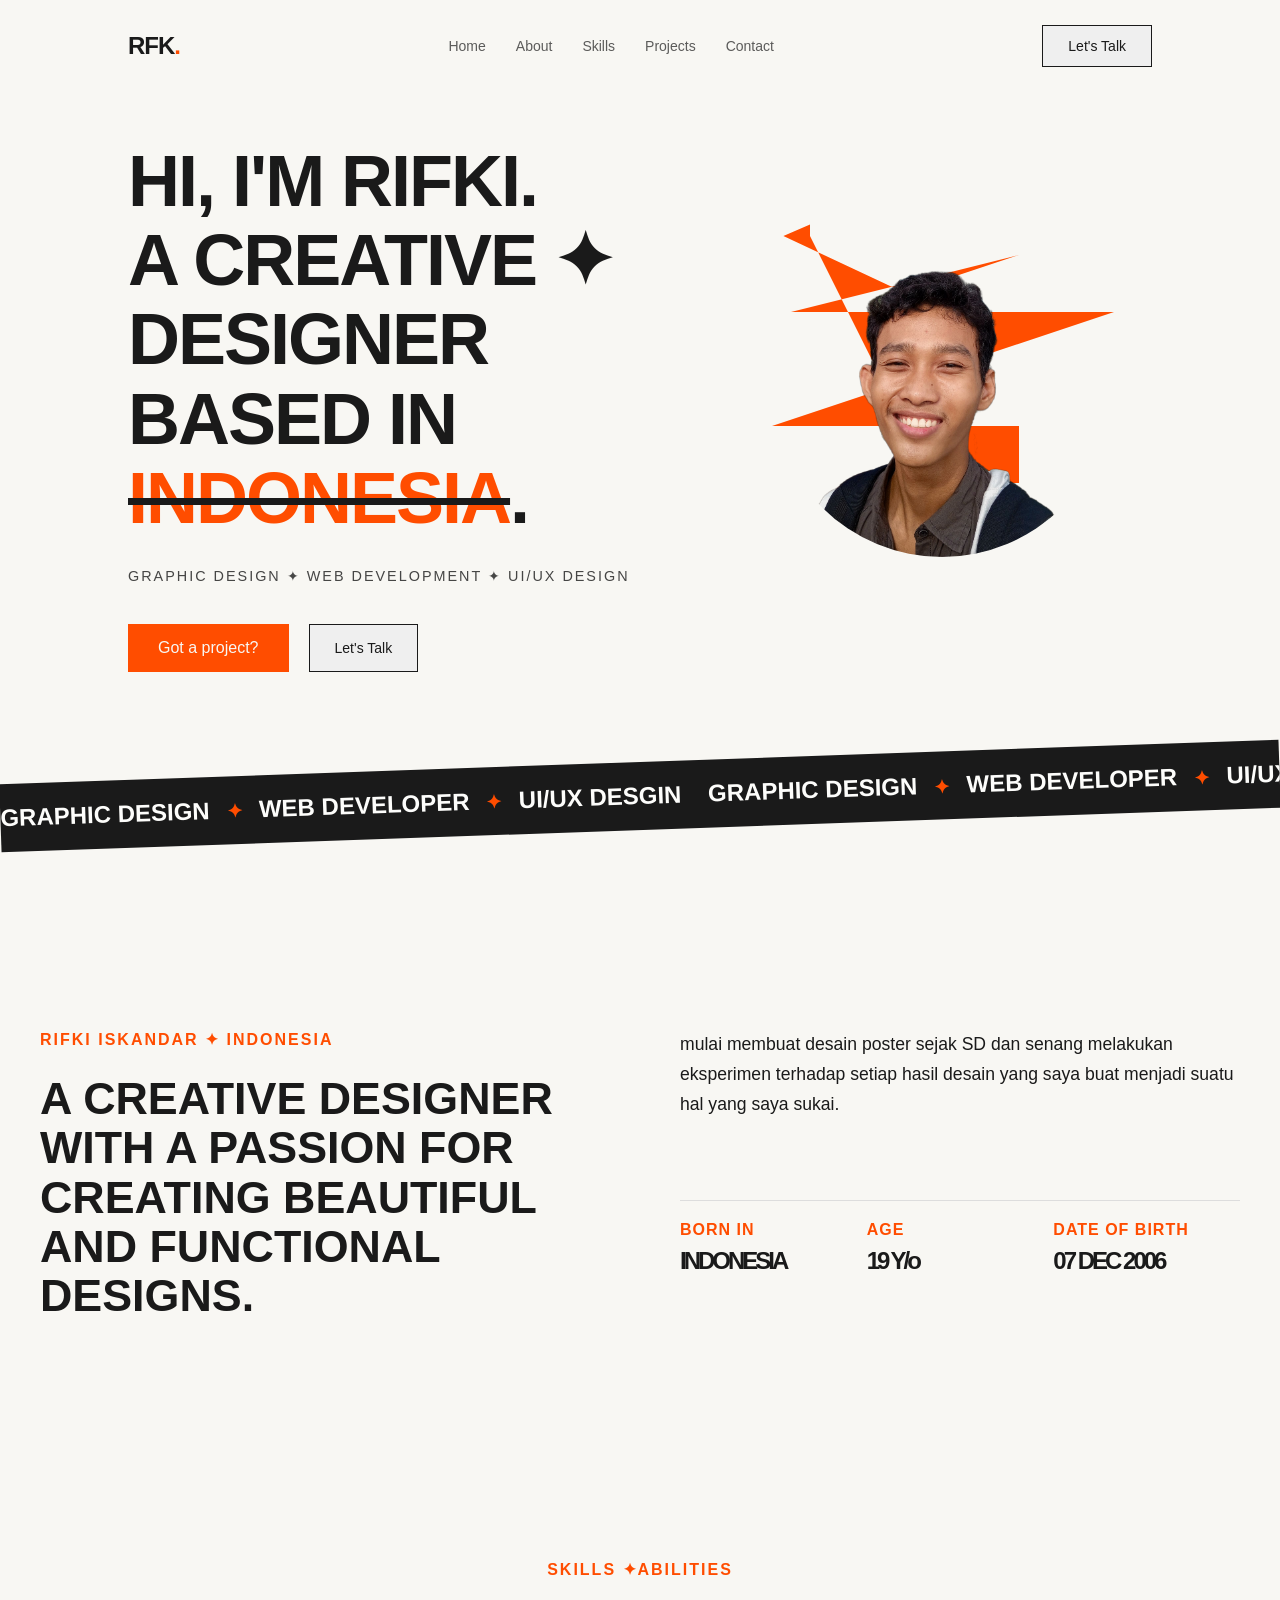
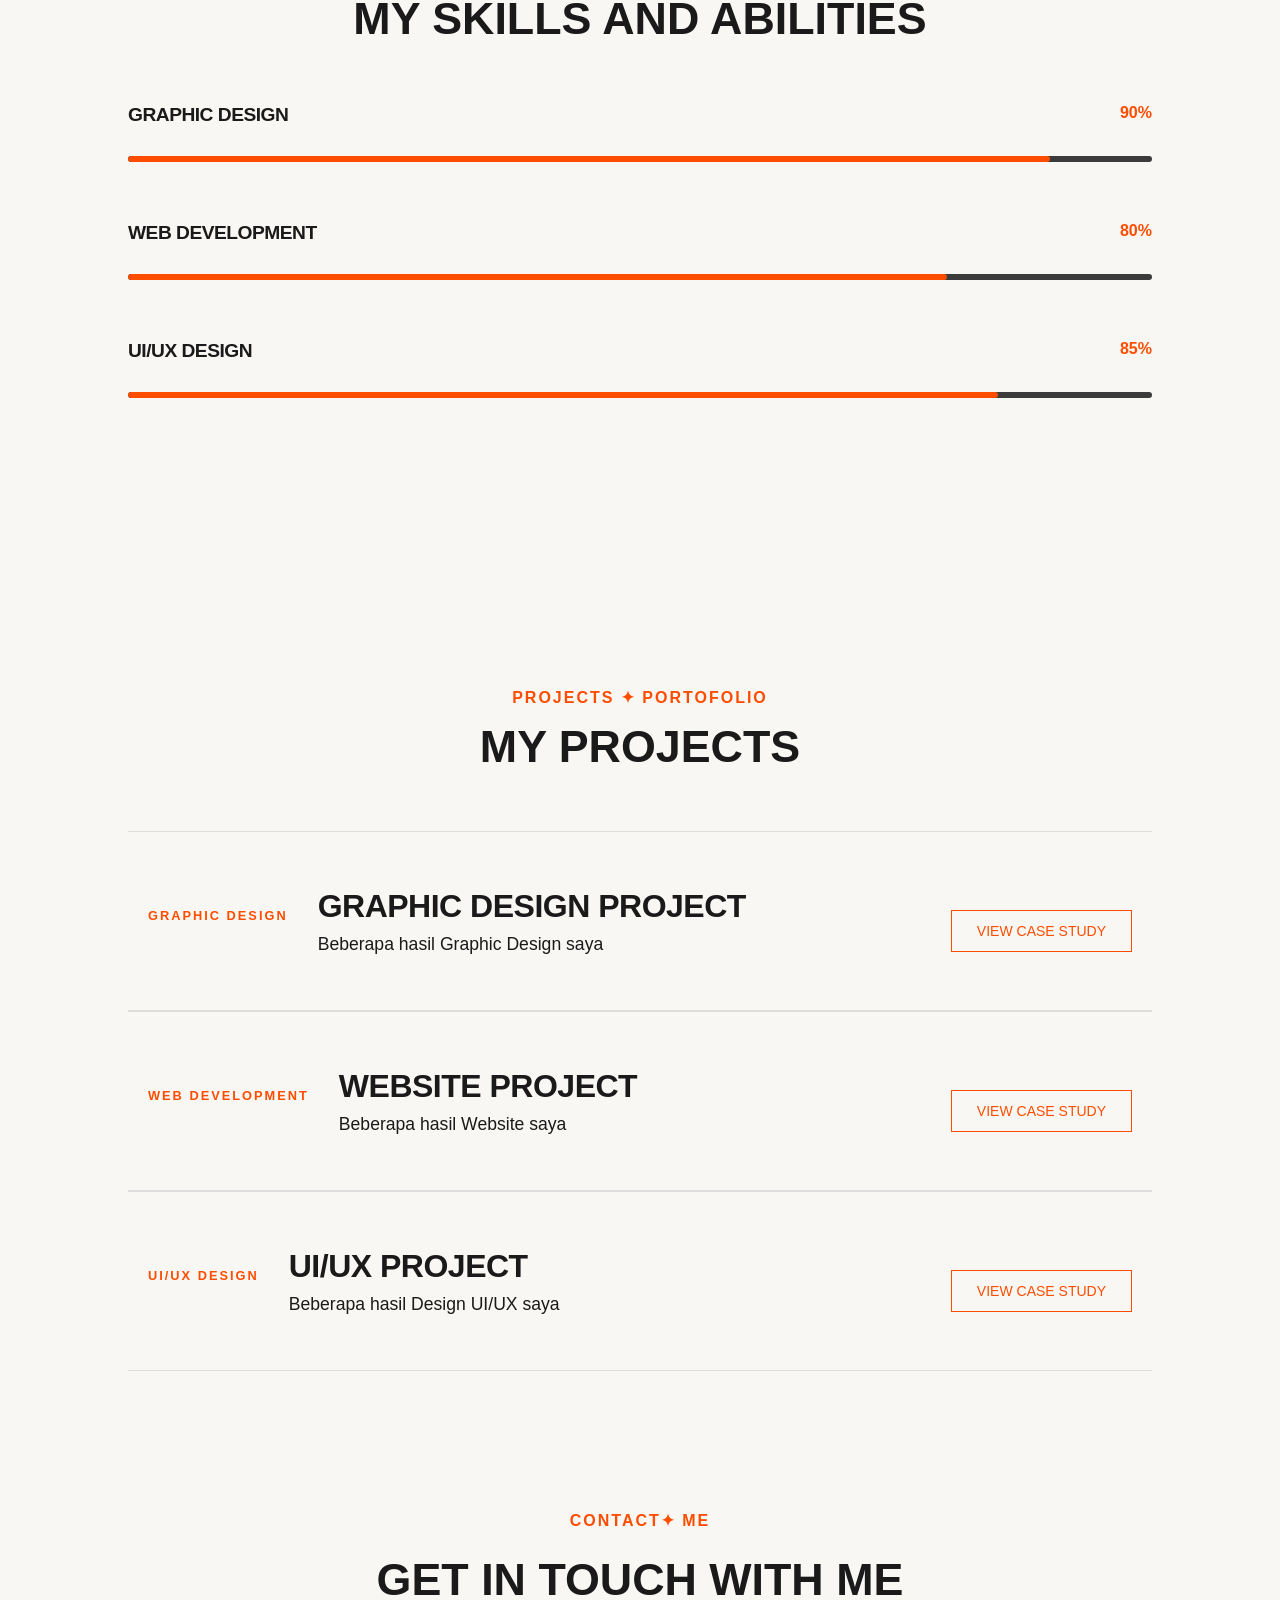
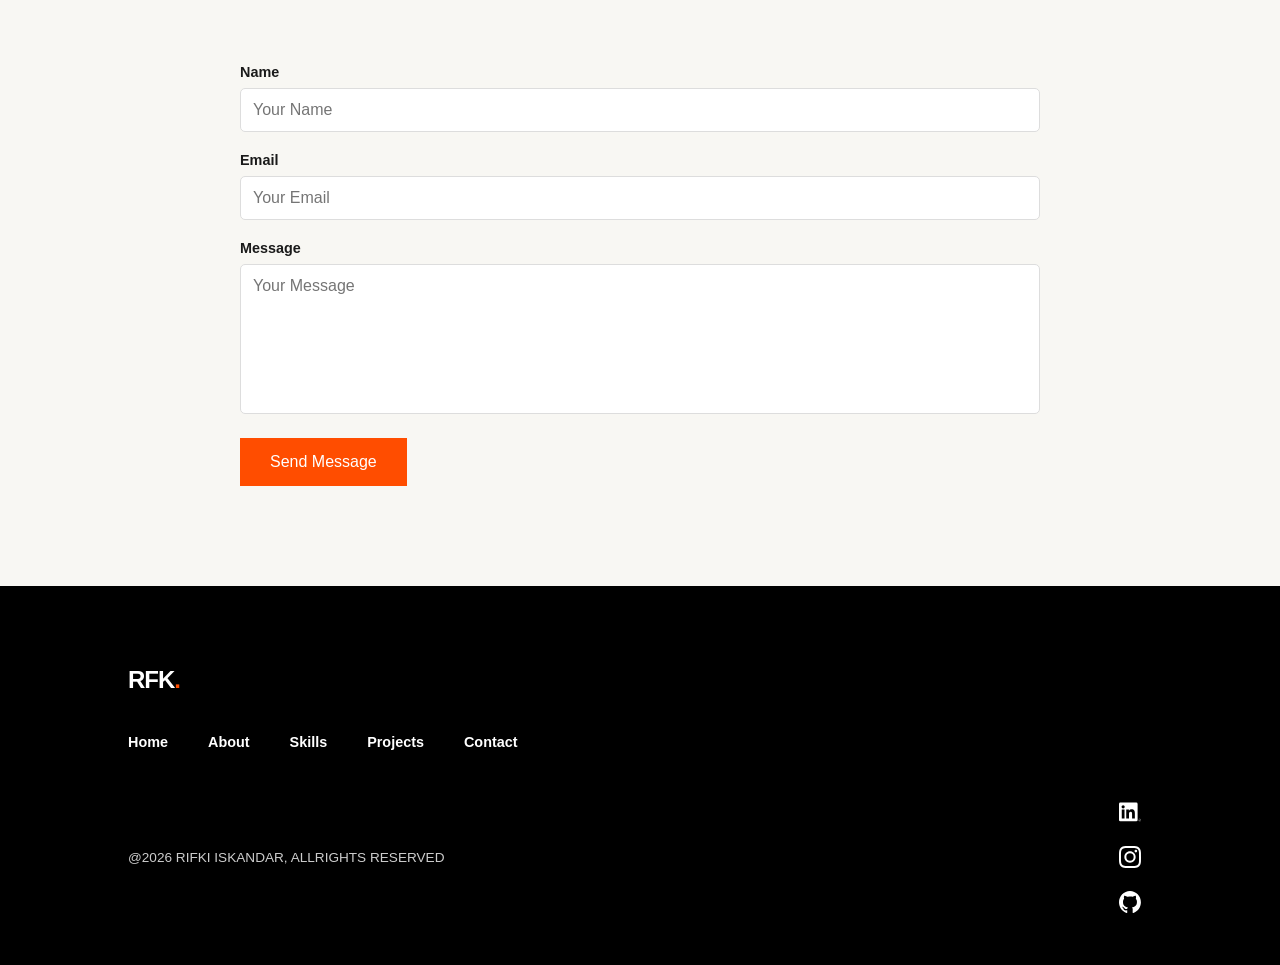
<file: index.html>
<!DOCTYPE html>
<html lang="en">
<head>
    <meta charset="UTF-8">
    <meta name="viewport" content="width=device-width, initial-scale=1.0">
    <title>Portofolio Rifki</title>
    <link rel="stylesheet" href="style.css">
</head>
<body>
    <nav>
        <div class="logo">RFK<b>.</b></div>
        <ul>
            <li><a href="#home">Home</a></li>
            <li><a href="#about">About</a></li>
            <li><a href="#skills">Skills</a></li>
            <li><a href="#projects">Projects</a></li>
            <li><a href="#contact">Contact</a></li>
        </ul>
        <button class="btn-talk">
            <a href="#contact">Let's Talk</a></button>
    </nav>

    <section id="home" class="hero">
        <div class="hero-content">
            <h1 class="headline">
                HI, I'M RIFKI. <br>
                A CREATIVE <span class="accent-icon">✦</span> DESIGNER <br>
                BASED IN <span class="strikethrough">INDONESIA</span>.
            </h1>

            <p class="subheadline">GRAPHIC DESIGN ✦ WEB DEVELOPMENT ✦ UI/UX DESIGN</p>

            <div class="hero-buttons">
                <button class="btn-dark">
                    <a href="https://www.linkedin.com/in/muhammad-rifki-iskandar-bachrie-15692b356/">Got a project?</a></button>
                <button class="btn-talk">
                    <a href="#contact">Let's Talk</a>
                </button>
            </div>
        </div>
        <div class="hero-image">
            <div class="image-wrapper">
                <span class="decorative-shape"></span>
                <div class="image-circle">
                    <img src="img/profile.png" alt="Profile Picture">
                </div>
            </div>
        </div>
    </section>

    <div class="marquee">
    <div class="marquee-content">
        <span>GRAPHIC DESIGN <small>✦</small> WEB DEVELOPER <small>✦</small> UI/UX DESGIN <small></small>GRAPHIC DESIGN <small>✦</small> WEB DEVELOPER <small>✦</small> UI/UX DESGIN <small>✦</small></span>
        
        <span>GRAPHIC DESIGN <small>✦</small> WEB DEVELOPER <small>✦</small> UI/UX DESGIN <small></small>GRAPHIC DESIGN <small>✦</small> WEB DEVELOPER <small>✦</small> UI/UX DESGIN <small>✦</small></span>

        <span>GRAPHIC DESIGN <small>✦</small> WEB DEVELOPER <small>✦</small> UI/UX DESGIN <small></small>GRAPHIC DESIGN <small>✦</small> WEB DEVELOPER <small>✦</small> UI/UX DESIGN <small>✦</small></span>

    </div>
</div>

<section  id="about"  class="about section">
    <div class="about-container">
        <div class="about-left">
            <p class="about-name">RIFKI ISKANDAR <span class="accent-dot">✦</span> INDONESIA</p>
            <h2 class="about-headline">A CREATIVE DESIGNER WITH A PASSION FOR CREATING BEAUTIFUL AND FUNCTIONAL DESIGNS.</h2>
        </div>
        <div class="about-right">
            <p class="about-description">mulai membuat desain poster sejak SD dan senang melakukan eksperimen terhadap setiap hasil desain yang saya buat menjadi suatu hal yang saya sukai.</p>
            <div class="personal-info">
                <div class="info-item">
                    <span>BORN IN</span>
                    <p>INDONESIA</p>
                </div>
                <div class="info-item">
                    <span>AGE</span>
                    <p>19 Y/o</p>
                </div>
                <div class="info-item">
                    <span>DATE OF BIRTH</span>
                    <p>07 DEC 2006</p>
                </div>
            </div>
        </div>
    </div>
</section>

<section id="skills" class="skills-section">
   <div class="skills-header">
        <p class="skills-meta">SKILLS <span class="accent-dot">✦</span>ABILITIES</p>
        <h2 class="skills-headline">MY SKILLS AND ABILITIES</h2>
    </div>

    <div class="skills-container">
        <div class="skills-item">
            <div class="skill-info">
                <span class="skills-name">GRAPHIC DESIGN</span>
                <span class="skills-percentage">90%</span>
            </div>
            <div class="skill-bar">
                <div class="skill-fill" style="width: 90%;"></div>
            </div>
        </div>
        <div class="skills-item">
            <div class="skill-info">
                <span class="skills-name">WEB DEVELOPMENT</span>
                <span class="skills-percentage">80%</span>
            </div>
            <div class="skill-bar">
                <div class="skill-fill" style="width: 80%;"></div>
            </div>
        </div>
        <div class="skills-item">
            <div class="skill-info">
                <span class="skills-name">UI/UX DESIGN</span>
                <span class="skills-percentage">85%</span>
            </div>
            <div class="skill-bar">
                <div class="skill-fill" style="width: 85%;"></div>
            </div>
        </div>
    </div>
</section>

<section id="projects" class="projects-section">
    <div class="projects-header">
        <p class="projects-meta">PROJECTS <span class="accent-dot">✦</span> PORTOFOLIO</p>
        <h2 class="projects-headline">MY PROJECTS</h2>
    </div>

    <div class="project-list">
     <a href="project-Design.html" class="project-item">
            <div class="project-info">
                <span class="project-category">GRAPHIC DESIGN</span>
                <div class="project-text">
                    <h3>GRAPHIC DESIGN PROJECT</h3>
                    <p>Beberapa hasil Graphic Design saya</p>
                </div>
            </div>
            <div class="project-view-btn">VIEW CASE STUDY</div>
        </a>  
    </div>

    <div class="project-list">
        <a href="project-web.html" class="project-item">
               <div class="project-info">
                   <span class="project-category">WEB DEVELOPMENT</span>
                   <div class="project-text">
                       <h3>WEBSITE PROJECT</h3>
                       <p>Beberapa hasil Website saya</p>
                   </div>
               </div>
               <div class="project-view-btn">VIEW CASE STUDY</div>
           </a>  
       </div>
       
    <div class="project-list">
        <a href="project-ui-ux.html" class="project-item">
               <div class="project-info">
                   <span class="project-category">UI/UX DESIGN</span>
                   <div class="project-text">
                       <h3>UI/UX PROJECT</h3>
                       <p>Beberapa hasil Design UI/UX saya</p>
                   </div>
               </div>
               <div class="project-view-btn">VIEW CASE STUDY</div>
           </a>  
       </div>
</section>

<section id="contact" class="contact-section">
    <div class="contact-header">
        <p class="contact-meta">CONTACT<span class="accent-dot">✦</span> ME</p>
        <h2 class="contact-headline">GET IN TOUCH WITH ME</h2>
    </div>

    <form class="contact-form">
        <div class="form-group">
            <label for="name">Name</label>
            <input type="text" id="name" name="name" placeholder="Your Name" required>
        </div>
        <div class="form-group">
            <label for="email">Email</label>
            <input type="email" id="email" name="email" placeholder="Your Email" required>
        </div>
        <div class="form-group">
            <label for="message">Message</label>
            <textarea id="message" name="message" placeholder="Your Message" required></textarea>
        </div>
        <button type="submit" class="btn-dark">Send Message</button>
    </form>
</section>

<section class="footer-section">
    <div class="footer-top">
        <div class="logo">RFK<b>.</b></div>
    </div>
    <div class="footer-link">
        <a href="#home">Home</a>
            <a href="#about">About</a>
            <a href="#skills">Skills</a>
            <a href="#projects">Projects</a>
            <a href="#contact">Contact</a>
    </div>

    <div class="footer-bottom">
        <div class="copyright">
            <p>@2026 RIFKI ISKANDAR, ALLRIGHTS RESERVED</p>
        </div>
        <div class="footer-icons">
            <a href="https://www.linkedin.com/in/muhammad-rifki-iskandar-bachrie-15692b356/" class="icon-circle" target="_blank">
                <img src="img/icon/linkedin.svg" alt="LinkedIn" class="social-icon-img">
            </a>
        
            <a href="https://instagram.com/rifki_iskandar" class="icon-circle" target="_blank">
                <img src="img/icon/instagram.svg" alt="Instagram" class="social-icon-img">
            </a>
        
            <a href="https://github.com/Rifkiiskandar12" class="icon-circle" target="_blank">
                <img src="img/icon/github.svg" alt="WhatsApp" class="social-icon-img">
            </a>
        </div>
    </div>
</section>

</body>
</html>
</file>
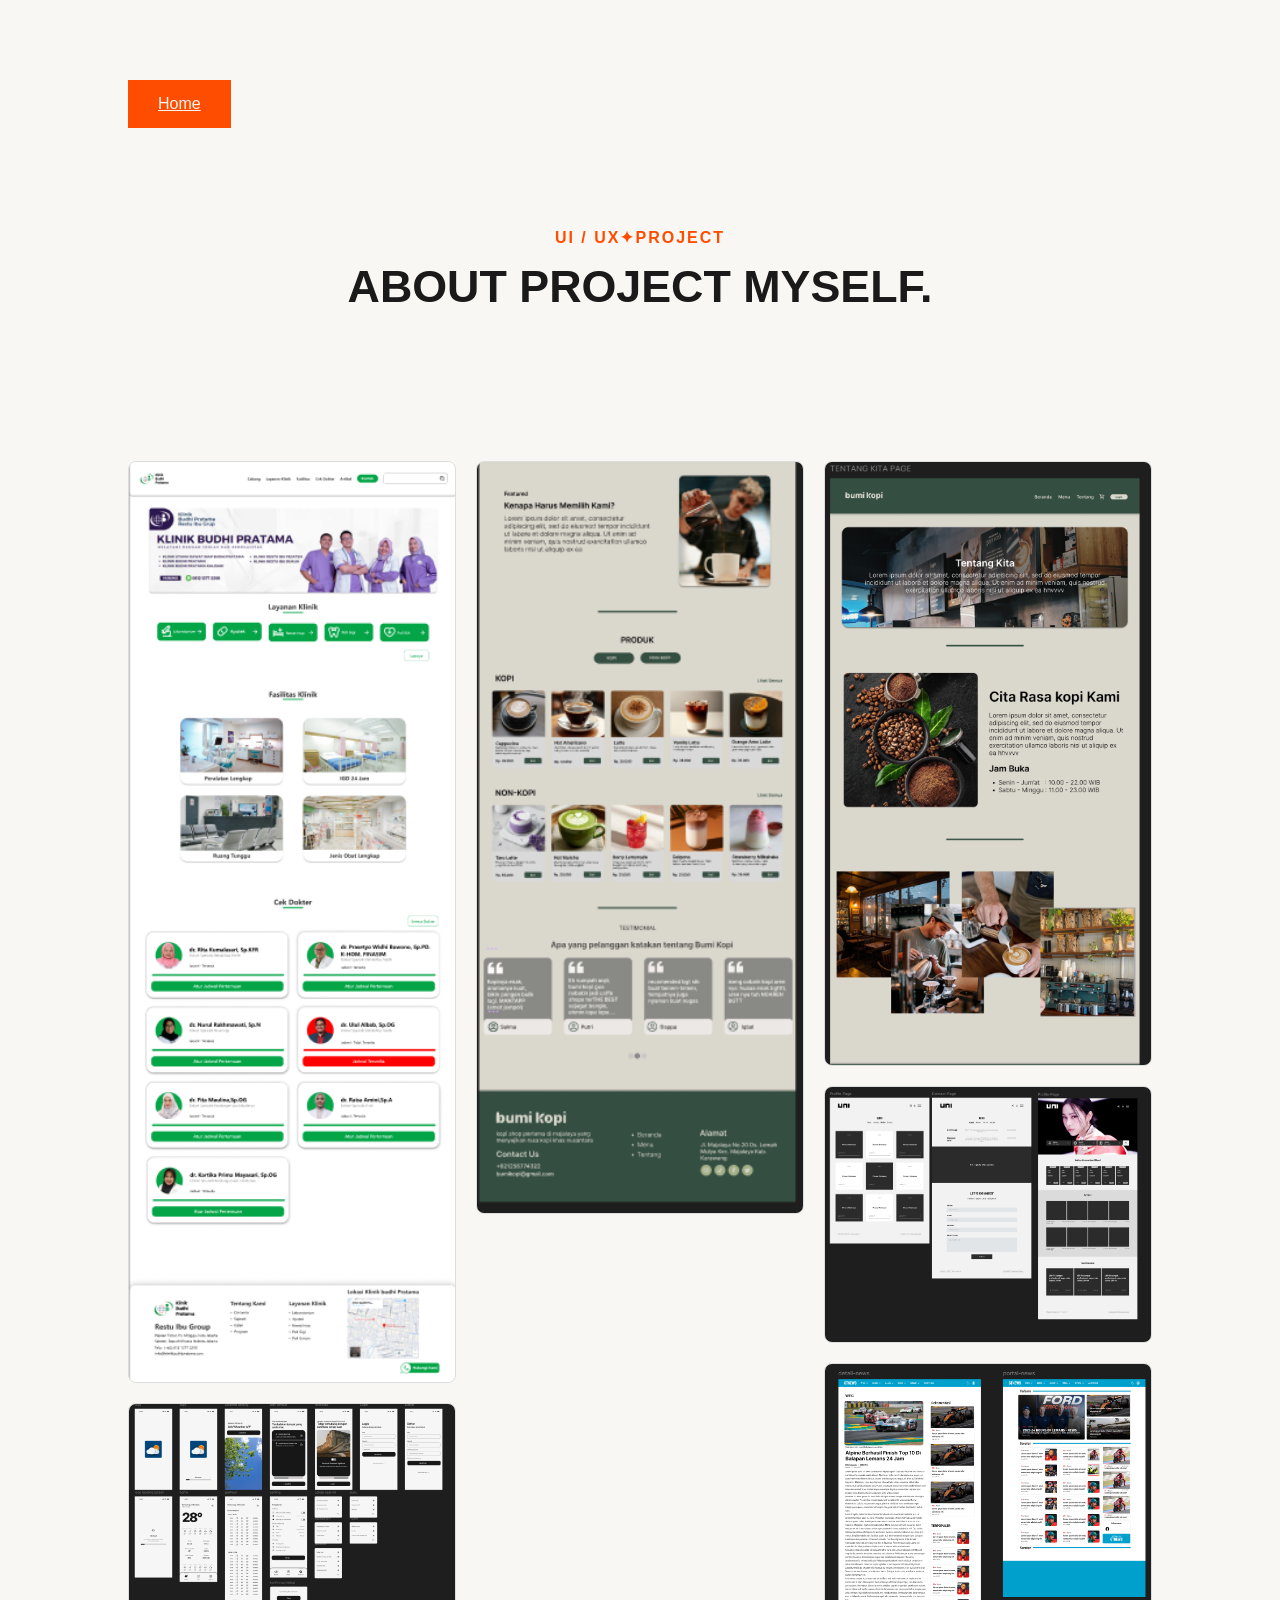
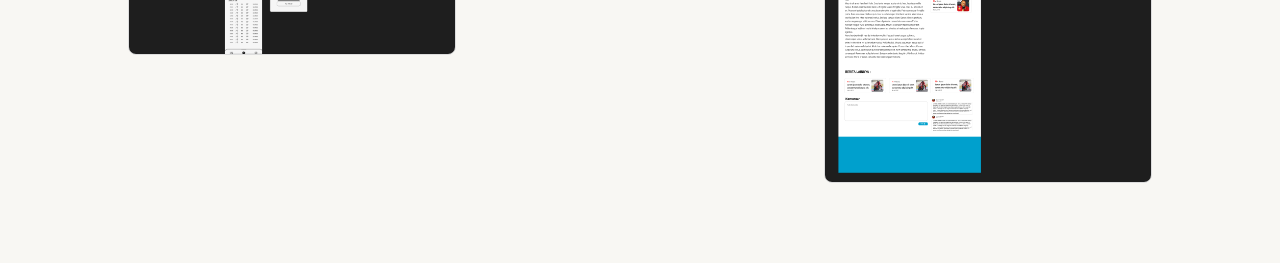
<file: project-ui-ux.html>
<!DOCTYPE html>
<html lang="en">
<head>
    <meta charset="UTF-8">
    <meta name="viewport" content="width=device-width, initial-scale=1.0">
    <link rel="stylesheet" href="style.css">
    <title>Website Project</title>
</head>
<body>
    <section class="project-detail-page">
        <div class="hero-buttons">
            <a href="index.html" class="btn-home">Home</a>
        </div>
        

        <div class="detail-header">
            <h1 class="detail-meta">UI / UX<span class="accent-dot">✦</span>PROJECT</h1>
            <a class="detail-headline">ABOUT PROJECT MYSELF.</a>
        </div>

        <div class="project-gallery">
            <div class="gallery-item"><img src="img/uiux/ui-1.png" alt="design-1"> </div>
            <div class="gallery-item"><img src="img/uiux/ui-2.png" alt="Screen 2"></div>
            <div class="gallery-item"><img src="img/uiux/ui-3.png" alt="Screen 3"></div>
            <div class="gallery-item"><img src="img/uiux/ui-4.png" alt="screen 4"></div>
            <div class="gallery-item"><img src="img/uiux/ui-5.png" alt="Screen 2"></div>
            <div class="gallery-item"><img src="img/uiux/ui-6.png" alt="Screen 3"></div>
        </div>
    </section>    
</body>
</html>
</file>
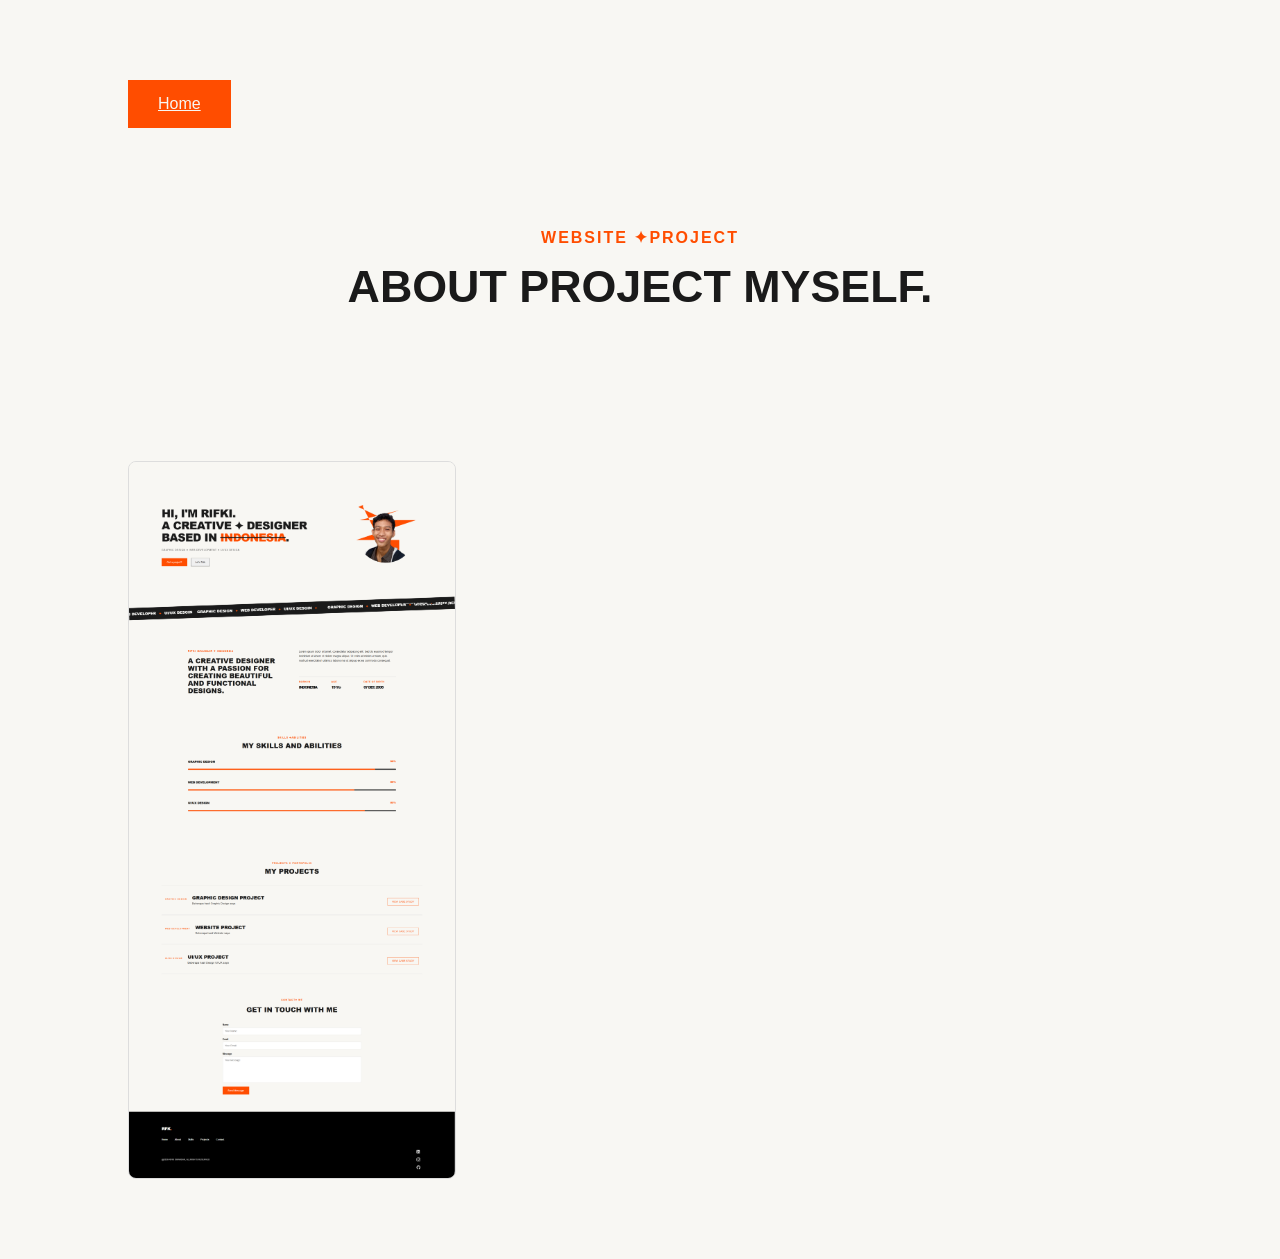
<file: project-web.html>
<!DOCTYPE html>
<html lang="en">
<head>
    <meta charset="UTF-8">
    <meta name="viewport" content="width=device-width, initial-scale=1.0">
    <link rel="stylesheet" href="style.css">
    <title>Website Project</title>
</head>
<body>
    <section class="project-detail-page">
        <div class="hero-buttons">
            <a href="index.html" class="btn-home">Home</a>
        </div>
        

        <div class="detail-header">
            <h1 class="detail-meta">WEBSITE <span class="accent-dot">✦</span>PROJECT</h1>
            <a class="detail-headline">ABOUT PROJECT MYSELF.</a>
        </div>

        <div class="project-gallery">
            <div class="gallery-item"><img src="img/web/web-1.png" alt="design-1"> </div>
        </div>
    </section>    
</body>
</html>
</file>
<file: style.css>
/* --- style.css */
:root{
    --bg-color:#f8f7f3;
    --text-color:#1a1a1a;
    --accent-color:#ff4d00;
}

/* --- Gaya untuk Scroll Behavior --- */
html {
    scroll-behavior: smooth;
}

/* --- Reset CSS --- */
* {
    margin:0;
    padding:0;
    box-sizing:border-box;
    font-family: 'inter', sans-serif;
}

/* --- Gaya untuk Body --- */
body{
    background-color: var(--bg-color);
    color: var(--text-color);
    overflow-x: hidden;
}

/* --- Gaya untuk Navbar --- */
nav{
    display: flex;
    justify-content: space-between;
    align-items: center;
    padding: 25px 10%;
    background-color: var(--bg-color);
    position: sticky;
    top: 0;
    z-index: 1000;
}

/* --- Gaya untuk Section dengan Scroll Margin --- */
section {
    scroll-margin-top: 200px;
}

/* --- Gaya untuk Logo --- */
.logo{
    font-size: 24px;
    font-weight: 800;
    letter-spacing: -1px;
    text-transform: uppercase;
}

/* --- Gaya untuk Huruf "R" pada Logo --- */
.logo b{
    color: var(--accent-color);
}

nav ul{
    display: flex;
    gap: 30px;
    list-style: none;
}

/* --- Gaya untuk Navigasi Links --- */
nav ul li a{
    text-decoration: none;
    color: var(--text-color);
    font-weight: 500;
    font-size: 14px;
    text-transform: capitalize;
    transition: 0.3s;
    opacity: 0.7;
}

/* --- Gaya untuk Link Navigasi --- */
nav ul li a:hover, nav ul li a.active{
    color: var(--accent-color);
}

/* --- Gaya untuk Tombol Let's Talk --- */
.btn-talk{
    text-decoration: none;
    color: var(--text-color);
    font-weight: 500;
    font-size: 14px;
    padding: 12px 25px;
    border: 1px solid var(--text-color);
    transition: 0.3s all ease;
}
.btn-talk a{
    text-decoration: none;
    color:var(--text-color);
}

.btn-talk a:hover {
    color: var(--bg-color);
}

.btn-talk:hover{
    background-color: var(--text-color);
}



/* --- Gaya untuk Hero Section --- */
.hero-content {
    flex: 1;
}

/* --- Gaya untuk Headline di Hero Section --- */
.headline {
    font-size: 4rem;
    line-height: 1.1;
    font-weight: 800;
    letter-spacing: -2px;
}

/* --- Gaya untuk Paragraf di Hero Section --- */
.hero-buttons {
    display: flex;
    gap: 15px;
}


/* --- Gaya untuk Tombol Dark --- */
.btn-dark {
    background-color: var(--accent-color);
    color: var(--bg-color);
    padding: 15px 30px;
    border: none;
    cursor: pointer; 
}

.btn-dark a{
    text-decoration:none ;
    color: var(--bg-color);
}

.btn-dark a:hover{
    color: var(--text-color);
}

.btn-dark:hover{
    background-color: #ddd;
    color: #3b3b3b;
}

/* --- Gaya untuk Headline di Hero Section --- */
.headline{
    font-size: 4.5rem;
    margin-bottom: 30px;
    font-weight: 800;
}

/* --- Gaya untuk Subheadline di Hero Section --- */
.subheadline{
    font-size: 0.9rem;
    font-weight: 500;
    margin-bottom: 40px;
    letter-spacing: 2px;
    opacity: 0.8;
}

/* --- Gaya untuk Tombol di Hero Section --- */
.hero-buttons{
    display: flex;
    gap: 20px;
}

/* --- Gaya untuk Ikon Accent --- */
.strikethrough {
    text-decoration: line-through var(--text-color) ;
    color: var(--accent-color);
}

/* --- Gaya untuk Tombol Dark --- */
.btn-dark {
    background-color: var(--accent-color);
    color: #fff;
    padding: 15px 30px;
    border: none;
    cursor: pointer;
    font-size: medium;
}

/* --- Gaya untuk Tombol Outline --- */
.btn-outline {
    background: white;
    padding: 15px 30px;
    border: 1px solid #ddd;
    cursor: pointer;
    font-size: medium;
}


/* --- Bagian Hero Section --- */
.hero {
    display: flex;
    justify-content: center space-between; 
    align-items: center;
    min-height: 70vh;
    padding: 0 10%;
    gap: 50px; 
    background-color: var(--bg-color);
}

/* --- Kontainer untuk Hero Text dan Image --- */
.hero-container {
    flex: 1;
    display: flex; 
    justify-content: center;
    align-items: center; 
    width: 90%; 
    max-width: 1200px;
}

/* --- Bagian Hero Text dan Image --- */
.hero-text {
    flex: 1;
    padding-right: 5%; /* Memberi jarak antara teks dan gambar */
}

/* --- Bagian Hero Image --- */
.hero-image {
    flex: 0; 
    display: flex;
    justify-content: center;
    align-items: center;
}

/* --- Bagian Image Wrapper dan Decorative Shape --- */
.image-wrapper {
    position: relative; 
    width: 380px;
    height: 380px;
}

/* --- Bentuk Dekoratif --- */
.decorative-shape {
    position: absolute;
    width: 100%; 
    height: 100%;
    color: var(--accent-color); 
    background-color: var(--accent-color);
    clip-path: polygon(
        10% 2%, 3% 5%, 35% 20%, 65% 10%, 5% 25%, 90% 25%,
        0% 55%, 65% 55%, 65% 70%, 35% 70%, 35% 55%, 10% 5%
    ); 
}

/* --- Bagian Image Circle --- */
.image-circle {
    position: absolute;
    width: 340px; 
    height: 340px;
    border-radius: 50%;
    overflow: hidden;
    z-index: 2; 
}

/* --- Gaya untuk Gambar di dalam Image Circle --- */
.image-circle img {
    width: 100%;
    height: 100%;
    object-fit: cover;
}

/* --- Gaya untuk Marquee --- */
.marquee {
    width: 100%;
    overflow: hidden;
    background-color: #1a1a1a;
    color: #fdfdfb;
    padding: 20px 0;
    display: flex;
    white-space: nowrap;
    transform: rotate(-2deg);
    margin-left: 0%;
    margin-top: 40px;
}

/* --- Gaya untuk Konten Marquee --- */
.marquee-content {
    display: flex;
    animation: marquee 20s linear infinite;
}


.marquee-content span {
    font-size: 1.5rem;
    font-weight: 800;
    text-transform: uppercase;
    padding-right: 50px;
}

.marquee-content small {
    color: var(--accent-color);
    margin: 0 10px;
    font-size: 1.2rem;
}

/* --- Animasi untuk Marquee --- */
@keyframes marquee {
    0% {
        transform: translateX(0);
    }
    100% {
        transform: translateX(-50%);
    }
}


.about-section {
    padding: 40px 10%;
    background-color: var(--bg-color);
}

.about-container {
    display: flex;
    justify-content: space-between;
    align-items: flex-start;
    gap: 80px;
    max-width: 1200px;
    margin: 0 auto;
    margin-top: 200px;
}

.about-left{
    flex: 1;
}

.about-name {
    font-size: 1rem;
    font-weight: 700;
    letter-spacing: 2px;
    margin-bottom: 25px;
    color: var(--accent-color);
}

.about-headline {
    font-size: 2.8rem;
    font-weight: 800;
    line-height: 1.1;
    text-transform: uppercase;
}

.about-right {
    flex: 1;
    display: flex;
    flex-direction: column;
    gap: 50px;
}

.about-description {
    font-size: 1.1rem;
    line-height: 1.7;
    color: var(--text-color);
    margin: 0;
}

.personal-info {
    display: flex;
    align-items: start;
    flex-direction: space-between;
    border-top: 1px solid #ddd;
    padding-top: 20px;
    margin-top: 30px;
    width: 100%;
}

.info-item {
    display: flex;
    flex-direction: column;
    gap: 8px;
    flex: 1.9;
}

.info-item span {
    font-size: 1rem;
    font-weight: 700;
    flex-direction: space-between;
    letter-spacing: 1px;
    color: var(--accent-color);
    text-transform: uppercase;
}

.info-item p{
    font-size: 1.5rem;
    flex-direction: space-between;
    font-weight: 800;
    margin: 5;
    letter-spacing: -3px;
    white-space: wrap;
    color: #1a1a1a;
}

@media (max-width: 768px) {

    .about-container {
        flex-direction: column;
        gap: 50px;
    }

    .about-headline {
        font-size: 2.5rem;
    }

    .personal-info {
        flex-wrap: wrap;
        gap: 50px;
    }
}

.skills-section {
    padding: 40px 10%;
    background-color: var(--bg-color);
}

.skills-header {
    margin-top: 200px;
    text-align: center;
    margin-bottom: 60px;
}

.skills-meta{
    font-size: 1rem;
    font-weight: 700;
    letter-spacing: 2px;
    margin-bottom: 15px;
    color: var(--accent-color);
}

.skills-headline {
    font-size: 2.8rem;
    font-weight: 800;
    line-height: 1.1;
    align-items: center;
    text-transform: uppercase;
}

.skills-container {
    display: grid;
    grid-template-columns: repeat(auto-fit, minmax(3, 1fr));
    gap: 50px;
    width: 100%;
    max-width: 1200px;
    margin: 0 auto;
}

.skills-item {
    width: 100%;
}

.skill-info {
    display: flex;
    justify-content: space-between;
    gap: 15px;
    margin-bottom: 30px;
}

.skills-name {
    font-weight: 800;
    font-size: 1.2rem;
    color: var(--text-color);
    letter-spacing: -0.5px;
}

.skills-percentage {
    font-weight: 800;
    color: var(--accent-color);
}

.skill-bar {
    width: 100%;
    height: 6px;
    background-color: #3b3b3b;
    border-radius: 10px;
    overflow: hidden;
    margin-bottom: 10px;
}

.skill-fill {
    height: 100%;
    background-color: var(--accent-color);
    border-radius: 10px;
    transition: width 1s ease-in-out;

}

@media (max-width: 768px) {
    .skills-container {
        flex-direction: column;
        gap: 40px;
    }
}


.projects-section {
    padding: 40px 10%;
    background-color: var(--bg-color);
    height: auto; /* Pastikan tinggi mengikuti konten */
    overflow: visible; /* Biarkan konten memanjang ke bawah */
}

.projects-header {
    margin-top: 200px;
    text-align: center;
    margin-bottom: 60px;
}

.projects-meta{
    font-size: 1rem;
    font-weight: 700;
    letter-spacing: 2px;
    margin-bottom: 15px;
    color: var(--accent-color);
}

.projects-headline {
    font-size: 2.8rem;
    font-weight: 800;
    line-height: 1.1;
    align-items: center;
    text-transform: uppercase;  
}

.project-list {
    border-top: 1px solid #ddd;
}

.project-item {
    display: flex;
    justify-content: space-between;
    align-items: center;
    padding: 50px 20px;
    text-decoration: none;
    color: 1a1a1a;
    border-bottom: 1px solid #ddd;
    transition: all 0.3s cubic-bezier(0.25, 0.1, 0.5, 0.1);
}

.project-info {
    display: flex;
    align-items: center;
    gap: 30px;
}

.project-category {
    font-size: 0.8rem;
    font-weight: 700;
    letter-spacing: 2px;
    margin-bottom: 10px;
    color: var(--accent-color);
}

.project-text h3{
    font-size: 2rem;
    font-weight: 800;
    letter-spacing: -0.5px;
    line-height: 1.5;
    color : var(--text-color);
}

.project-text p{
    font-size: 1.1rem;
    line-height: 1.7;
    color: var(--text-color);
    margin: 0;
}

.project-view-btn {
    margin-top: 20px;
    padding: 12px 25px;
    border: 1px solid var(--accent-color);
    color: var(--accent-color);
    font-weight: 500;
    font-size: 14px;
    transition: all 0.3s ease;
}

.project-view-btn:hover {
    background-color: var(--accent-color);
    color: var(--bg-color);
}

.contact-section {
    padding: 100px 10%;
    background-color: var(--bg-color);
    text-align: center;
}

.contact-header {
    margin-bottom: 60px;
}

.contact-meta{
    font-size: 1rem;
    font-weight: 700;
    letter-spacing: 2px;
    margin-bottom: 25px;
    color: var(--accent-color);
}

.contact-headline {
    font-size: 2.8rem;
    font-weight: 800;
    line-height: 1.1;
    text-transform: uppercase;
}

.contact-form {
    max-width: 800px;
    margin: 0 auto;
    text-align: left;
}

.form-group {
    margin-bottom: 20px;
}

.form-group label {
    display: block;
    margin-bottom: 8px;
    font-weight: 700;
    font-size: 0.9rem;
    color: var(--text-color);
}
.required {
    color: var(--accent-color);
}

.form-group input,
.form-group textarea {
    width: 100%;
    padding: 12px;
    border: 1px solid #ddd;
    border-radius: 5px;
    font-size: 1rem;
    outline: none;
    transition: all 0.3s ease;
}

.form-group textarea {
    height: 150px;
    resize: none;
}

.form-group input:focus,
.form-group textarea:focus {
    border-color: var(--accent-color);
    background-color: #fdfdfb;
}

.form-submit{
    text-align: center;
    margin-top: 40px;
}

.form-submit button {
    background-color: var(--accent-color);
    color: #fff;
    padding: 15px 30px;
    border: none;
    cursor: pointer;
    font-size: medium;
    transition: all 0.3s ease;
}
.form-submit button:hover {
    background-color: #ff4d00cc;
    transform: translateY(-2px);
    color: var(--bg-color);
}

.footer-section {
    background-color: #000;
    color: #fff;
    padding: 80px 10% 40px;
}

.footer-top {
    display: flex;
    justify-content: space-between;
    align-items: center;
    padding-bottom: 40px;
}

.footer-link {
    display: flex;
    list-style: none;
    gap: 40px;
    margin: 0;
    padding: 0;
}

.footer-link a{
    color: #fff;
    text-decoration: none;
    font-weight: 700;
    font-size: 0.9rem;
    transition: opacity 0.3s;
}

.footer-link a:hover{
    color: var(--accent-color);
}

.footer-bottom {
    display: flex;
    justify-content: space-between;
    align-items: center;
    margin-top: 40px;
}

.copyright p{
    font-size: 0.85rem;
    opacity: 0.8;
    font-weight: 500;
}


.social-icon-img {
    width: 20px;
    height: 20px;
    object-fit: fill;
    display:flex;
    transition: transform 0.3s ease;
}

.icon-circle:hover, .social-icon-img{
    transform: scale(1.1);
}

.icon-circle {
    width: 45px;
    height: 45px;
    border:  1px solid #fff, 0.2;
    border-radius: 50%;
    display: flex;
    align-items: center;
    justify-content: center;
    transition: all 0.3 ease;
}

.icon-circle:hover {
    background-color: var(--text-color);
}

@media (max-width: 768px) {
    .footer-top, .footer-bottom {
        flex-direction: column;
        gap:30px;
        text-align: center;
    }

    .footer-link {
        flex-direction: column;
        gap: 40px;
        align-items: center;
    }
}


/* --- CSS untuk Project-Design --- */
.project-detail-page {
    padding: 80px 10%;
    background-color: var(--bg-color);
}

.detail-header {
    margin-top: 100px;
    text-align: center;
    margin-bottom: 150px;
}

.detail-meta {
    font-size: 1rem;
    font-weight: 700;
    letter-spacing: 2px;
    margin-bottom: 15px;
    color: var(--accent-color);
}

.detail-headline {
    font-size: 2.8rem;
    font-weight: 800;
    line-height: 1.1;
    align-items: center;
    text-transform: uppercase;
}

.project-gallery {
    column-count: 3;
    column-gap: 20px;
    width: 100%;
}

.gallery-item {
    break-inside: avoid;
    margin-bottom: 20px;
}

.gallery-item img{
    width: 100%;
    height: auto;
    display: block;
    border-radius: 8px;
    border: 1px solid #ddd;
    transition: transform 0.3s ease;
}

.gallery-item img:hover {
    transform: scale(1.05);
}

.gallery-item.wide {
    grid-column: auto;
}
.gallery-caption {
    position: absolute;
    bottom: 0;
    left: 0;
    width: 100%;
    height: 100%;
    background: rgba(0, 0, 0, 0.7);
    color: #fff;
    display: flex;
    flex-direction: column;
    justify-content: flex-end;
    padding: 30px;
    opacity: 0;
    box-sizing: border-box;
    transition: opacity 0.4s;
    text-align: left;
}

.gallery-caption h3 {
    font-size: 1.2rem;
    font-weight: 800;
    margin-bottom: 5px;
    text-transform: uppercase;
    transform: translateY(20px);
    transition: transform 0.4s ease 0.1s;
} 


@media (max-width: 768px) {
    .project-detail-page {
        padding: 40px 5%;
    }

    .project-gallery {
        column-count: 1;
    }

    .detail-header {
        font-size: 2.2rem;
    }
}

.btn-home {
    background-color: var(--accent-color);
    color: var(--bg-color);
    padding: 15px 30px;
    border: none;
    cursor: pointer;
}

.btn-home:hover{
    background-color: #ddd;
    color: #3b3b3b;
}
</file>
